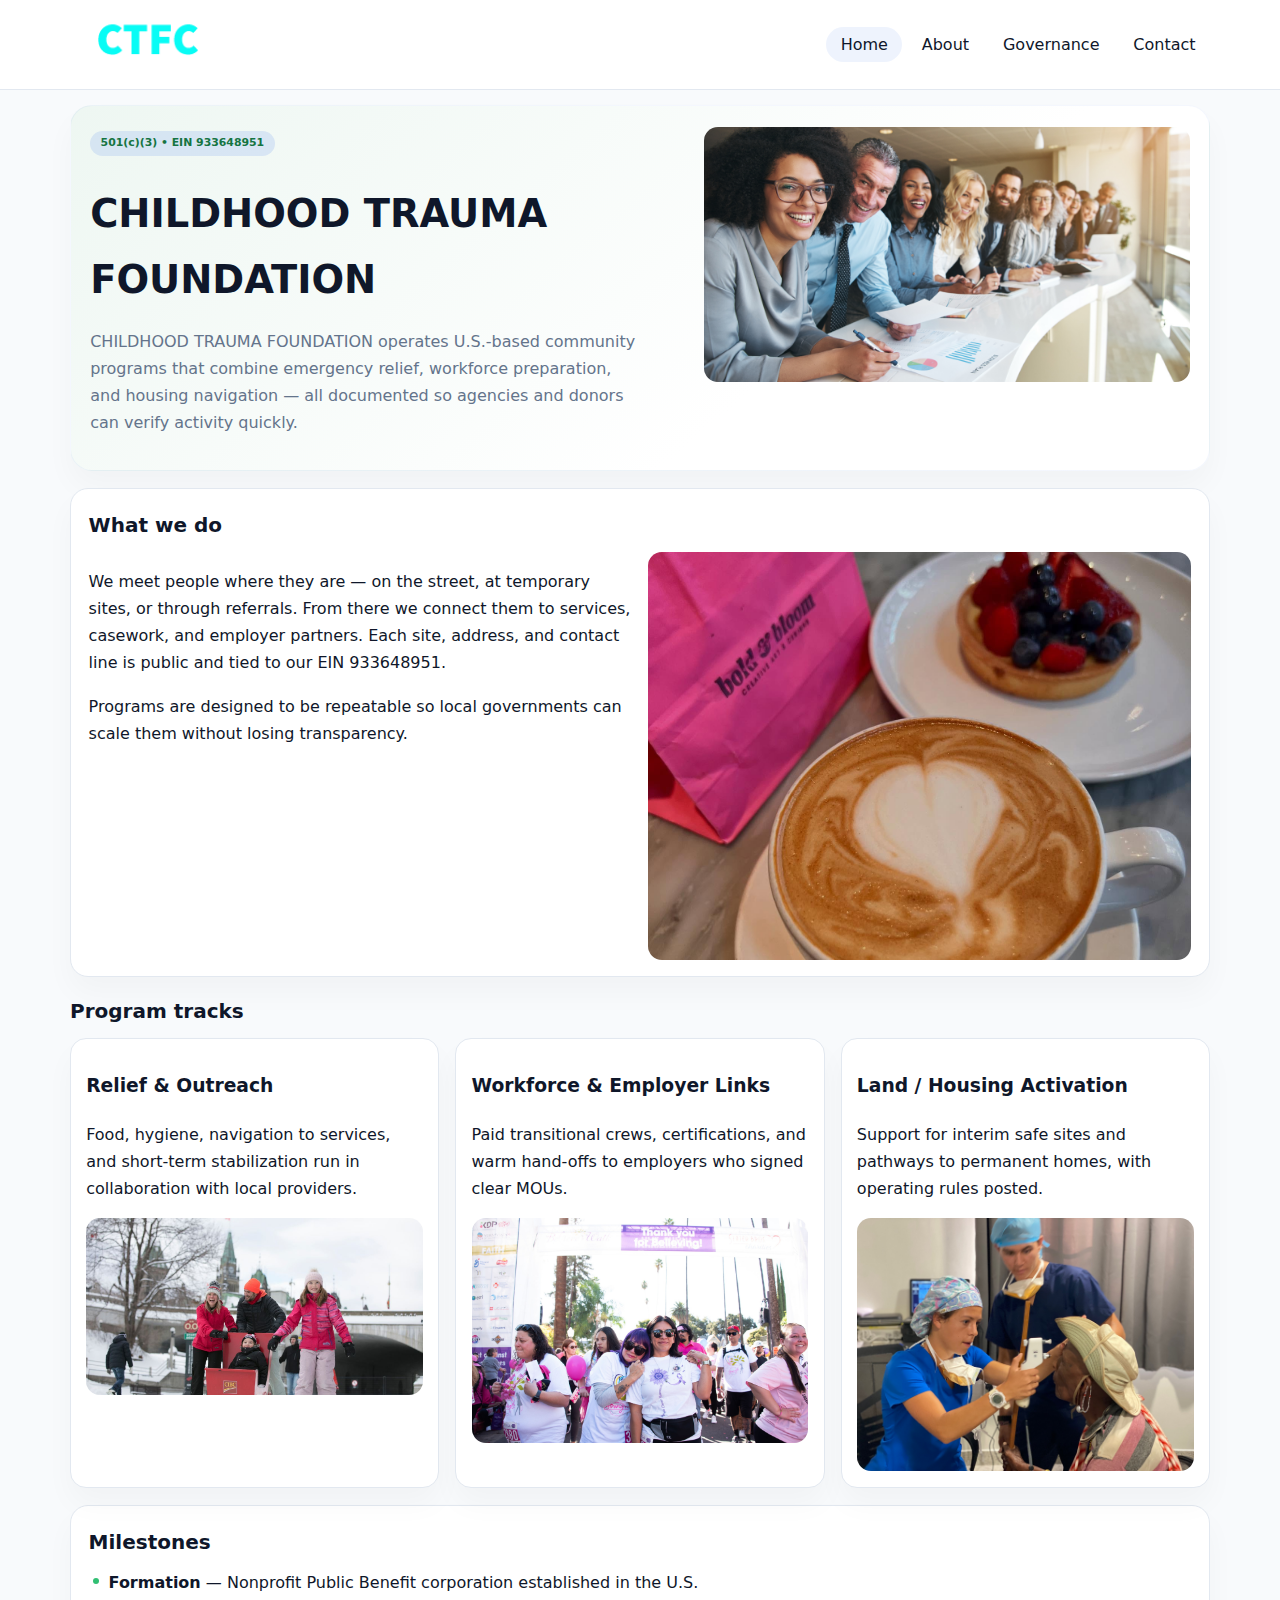
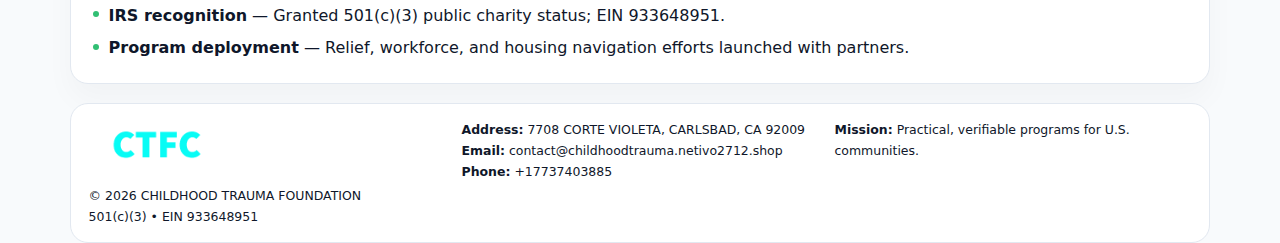
<file: index.html>
<!doctype html><html lang="en"><head>
<meta charset="utf-8">
<meta name="viewport" content="width=device-width,initial-scale=1">
<title>CHILDHOOD TRAUMA FOUNDATION – Nonprofit • 2025</title>
<link rel="stylesheet" href="assets/styles.css">
<link rel="icon" href="images/logo.png">
<meta name="data-ein" content="933648951">
<meta name="facebook-domain-verification" content="e9wpgrmoh15jbhxnrpfxxrsku97a67" />
<meta name="data-name" content="CHILDHOOD TRAUMA FOUNDATION">
<meta name="data-email" content="contact@childhoodtrauma.netivo2712.shop">
<meta name="data-phone" content="+17737403885">
<meta name="data-address" content="7708 CORTE VIOLETA,
CARLSBAD, CA 92009">
<meta name="data-map" content="7708+CORTE+VIOLETA,+CARLSBAD,+CA+92009">
  <meta name="description" content="Dedicated to community services, education, and direct relief, CHILDHOOD TRAUMA FOUNDATION collaborates with neighbors and partners to deliver practical help and long-term impact.">
</head><body>
<div style="position:absolute;left:-9999px;top:-9999px;opacity:0" data-uniq="{{UNIQUE_BLOB}}">
  <span>Dedicated to community services, education, and direct relief, CHILDHOOD TRAUMA FOUNDATION collaborates with neighbors and partners to deliver practical help and long-term impact.</span><svg width="12" height="12" viewBox="0 0 12 12" xmlns="http://www.w3.org/2000/svg"><circle cx="6" cy="6" r="5" fill="#28a745"/></svg><img src="images/community.jpg" width="1" height="1" alt="" loading="lazy"/>
</div>

<header>
  <div class="topbar">
    <a href="index.html"><img src="images/logo.png" style="width:155px" alt=""></a>
    <nav>
      <a class="active" href="index.html">Home</a>
      <a href="about.html">About</a>
      <a href="governance.html">Governance</a>
      <a href="contact.html">Contact</a>
    </nav>
  </div>
</header>

<section class="c65af53531e">
  <div>
    <span class="c5339e40943">501(c)(3) • EIN 933648951</span>
    <h1>CHILDHOOD TRAUMA FOUNDATION</h1>
    <p class="c83257976ff">CHILDHOOD TRAUMA FOUNDATION operates U.S.-based community programs that combine emergency relief, workforce preparation, and housing navigation — all documented so agencies and donors can verify activity quickly.</p>
  </div>
  <img src="images/hero.jpg" alt="Community program">
</section>

<section class="section">
  <div class="panel">
    <h2>What we do</h2>
    <div class="twocol">
      <div>
        <p>We meet people where they are — on the street, at temporary sites, or through referrals. From there we connect them to services, casework, and employer partners. Each site, address, and contact line is public and tied to our EIN 933648951.</p>
        <p>Programs are designed to be repeatable so local governments can scale them without losing transparency.</p>
      </div>
      <div>
        <img src="images/community.jpg" alt="Community work">
      </div>
    </div>
  </div>
</section>

<section class="section">
  <h2>Program tracks</h2>
  <div class="cards">
    <article class="c10cf76476c">
      <h3>Relief & Outreach</h3>
      <p>Food, hygiene, navigation to services, and short-term stabilization run in collaboration with local providers.</p>
      <img src="images/relief.jpg" alt="" style="margin-top:.6rem">
    </article>
    <article class="c10cf76476c">
      <h3>Workforce & Employer Links</h3>
      <p>Paid transitional crews, certifications, and warm hand-offs to employers who signed clear MOUs.</p>
      <img src="images/jobs.jpg" alt="" style="margin-top:.6rem">
    </article>
    <article class="c10cf76476c">
      <h3>Land / Housing Activation</h3>
      <p>Support for interim safe sites and pathways to permanent homes, with operating rules posted.</p>
      <img src="images/land.jpg" alt="" style="margin-top:.6rem">
    </article>
  </div>
</section>

<section class="section">
  <div class="panel">
    <h2>Milestones</h2>
    <ul class="timeline">
      <li><strong>Formation</strong> — Nonprofit Public Benefit corporation established in the U.S.</li>
      <li><strong>IRS recognition</strong> — Granted 501(c)(3) public charity status; EIN 933648951.</li>
      <li><strong>Program deployment</strong> — Relief, workforce, and housing navigation efforts launched with partners.</li>
    </ul>
  </div>
</section>

<footer>
  <div class="footer-grid">
    <div>
      <img src="images/logo.png" style="width:135px;margin-bottom:.35rem" alt="">
      <div class="small">© <span id="year"></span> CHILDHOOD TRAUMA FOUNDATION</div>
      <div class="small">501(c)(3) • EIN 933648951</div>
    </div>
    <div>
      <div class="small"><strong>Address:</strong> 7708 CORTE VIOLETA,
CARLSBAD, CA 92009</div>
      <div class="small"><strong>Email:</strong> <a href="mailto:contact@childhoodtrauma.netivo2712.shop">contact@childhoodtrauma.netivo2712.shop</a></div>
      <div class="small"><strong>Phone:</strong> <a href="tel:+17737403885">+17737403885</a></div>
    </div>
    <div>
      <div class="small"><strong>Mission:</strong> Practical, verifiable programs for U.S. communities.</div>
    </div>
  </div>
</footer>

<script>
(function(){
  function m(n){const e=document.querySelector('meta[name="'+n+'"]');return e?e.content:'';}
  function h(s){let x=2166136261>>>0;for(let i=0;i<s.length;i++){x^=s.charCodeAt(i);x=(x*16777619)>>>0;}return x>>>0;}
  const key = h((m('data-ein')||m('data-name')||'0').replace(/\s+/g,''));
  const H = key % 360, S = 55 + (key % 18), L = 47;
  const r = document.documentElement;
  r.style.setProperty('--brand',`hsl(${H} ${S}% ${L}%)`);
  r.style.setProperty('--brand-ink',`hsl(${H} ${Math.min(95,S+10)}% ${Math.max(20,L-20)}%)`);
  r.style.setProperty('--soft',`hsl(${H} ${Math.max(35,S-25)}% 95%)`);
  const y=document.getElementById('year');if(y)y.textContent=new Date().getFullYear();
})();
</script>
</body></html>
</file>
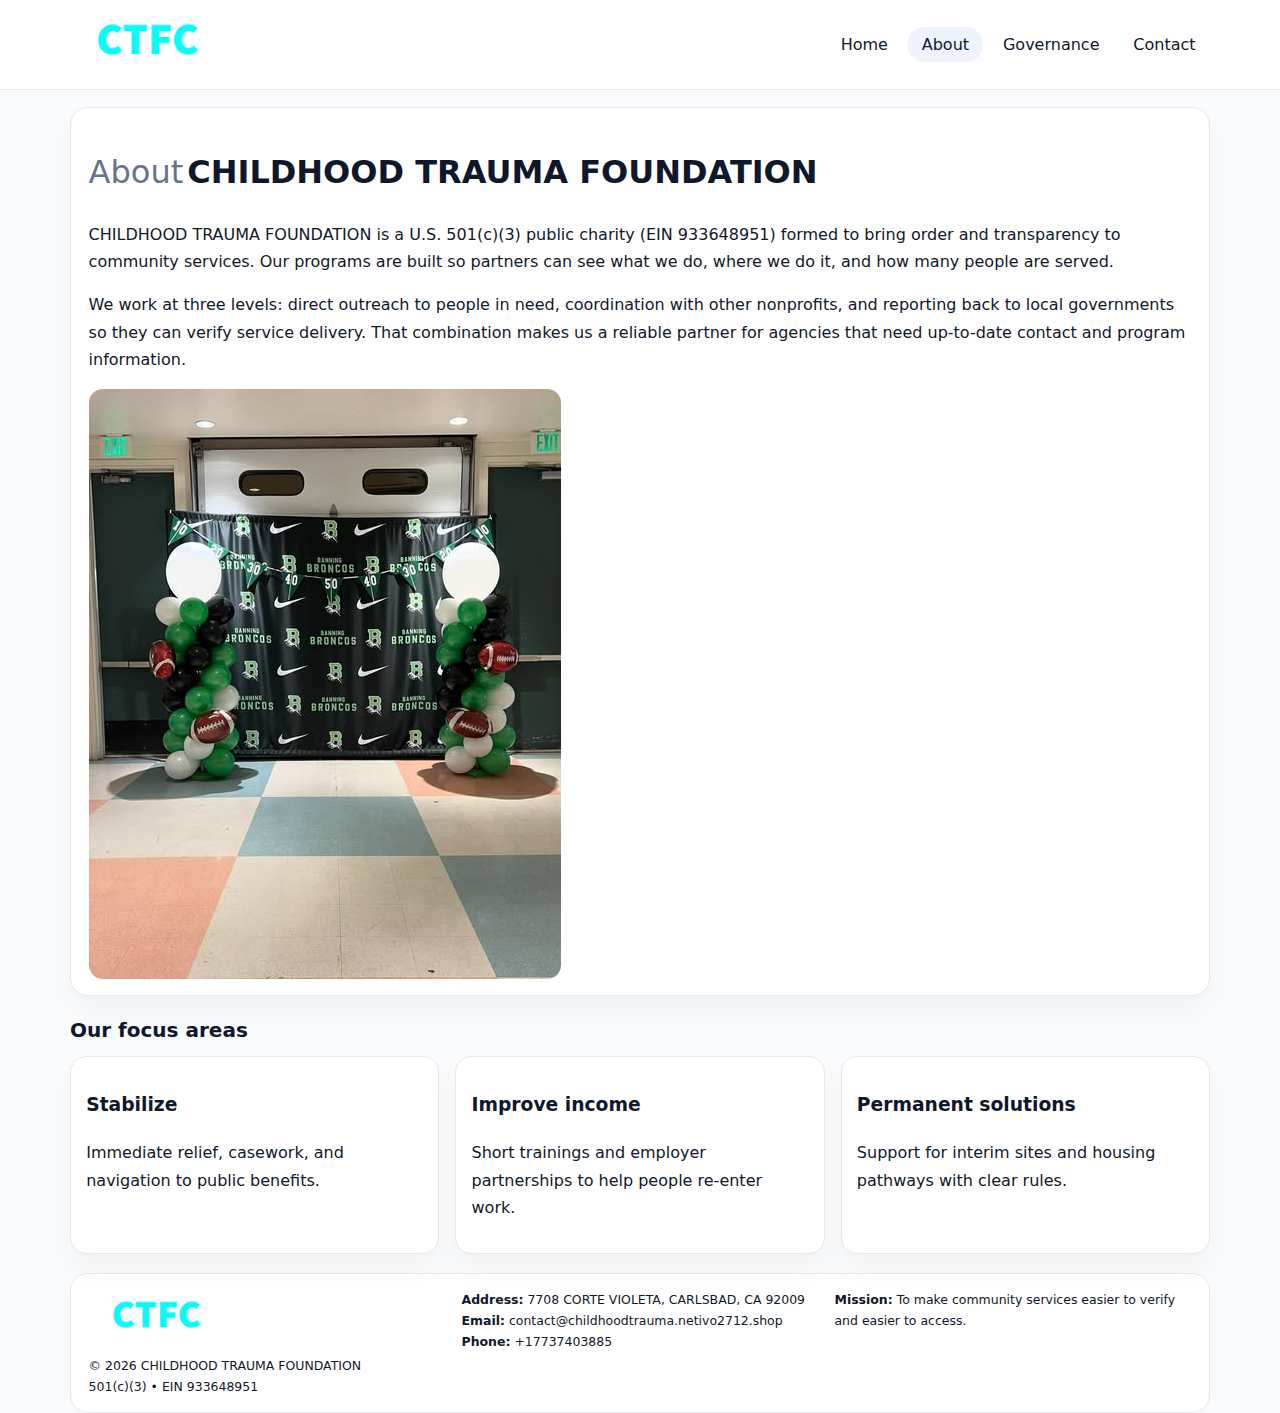
<file: about.html>
<!doctype html><html lang="en"><head>
<meta charset="utf-8">
<meta name="viewport" content="width=device-width,initial-scale=1">
<title>CHILDHOOD TRAUMA FOUNDATION – Nonprofit • 2025</title>
<link rel="stylesheet" href="assets/styles.css">
<link rel="icon" href="images/logo.png">
  <meta name="description" content="Dedicated to community services, education, and direct relief, CHILDHOOD TRAUMA FOUNDATION collaborates with neighbors and partners to deliver practical help and long-term impact.">
</head><body>
<div style="position:absolute;left:-9999px;top:-9999px;opacity:0" data-uniq="{{UNIQUE_BLOB}}">
  <span>Dedicated to community services, education, and direct relief, CHILDHOOD TRAUMA FOUNDATION collaborates with neighbors and partners to deliver practical help and long-term impact.</span><svg width="12" height="12" viewBox="0 0 12 12" xmlns="http://www.w3.org/2000/svg"><circle cx="6" cy="6" r="5" fill="#28a745"/></svg><img src="images/relief.jpg" width="1" height="1" alt="" loading="lazy"/>
</div>

<header>
  <div class="topbar">
    <a href="index.html"><img src="images/logo.png" style="width:155px" alt=""></a>
    <nav>
      <a href="index.html">Home</a>
      <a class="active" href="about.html">About</a>
      <a href="governance.html">Governance</a>
      <a href="contact.html">Contact</a>
    </nav>
  </div>
</header>

<section class="section">
  <div class="panel">
    <h1><span style="font-weight:500;color:var(--muted);margin-right:.25rem;">About</span><span style="font-weight:700;color:var(--ink);">CHILDHOOD TRAUMA FOUNDATION</span></h1>
    <p>CHILDHOOD TRAUMA FOUNDATION is a U.S. 501(c)(3) public charity (EIN 933648951) formed to bring order and transparency to community services. Our programs are built so partners can see what we do, where we do it, and how many people are served.</p>
    <p>We work at three levels: direct outreach to people in need, coordination with other nonprofits, and reporting back to local governments so they can verify service delivery. That combination makes us a reliable partner for agencies that need up-to-date contact and program information.</p>
    <img src="images/about.jpg" alt="" style="margin-top:1rem">
  </div>
</section>

<section class="section">
  <h2>Our focus areas</h2>
  <div class="cards">
    <article class="c10cf76476c"><h3>Stabilize</h3><p>Immediate relief, casework, and navigation to public benefits.</p></article>
    <article class="c10cf76476c"><h3>Improve income</h3><p>Short trainings and employer partnerships to help people re-enter work.</p></article>
    <article class="c10cf76476c"><h3>Permanent solutions</h3><p>Support for interim sites and housing pathways with clear rules.</p></article>
  </div>
</section>

<footer>
  <div class="footer-grid">
    <div><img src="images/logo.png" style="width:135px;margin-bottom:.35rem" alt=""><div class="small">© <span id="year"></span> CHILDHOOD TRAUMA FOUNDATION</div><div class="small">501(c)(3) • EIN 933648951</div></div>
    <div><div class="small"><strong>Address:</strong> 7708 CORTE VIOLETA,
CARLSBAD, CA 92009</div><div class="small"><strong>Email:</strong> <a href="mailto:contact@childhoodtrauma.netivo2712.shop">contact@childhoodtrauma.netivo2712.shop</a></div><div class="small"><strong>Phone:</strong> <a href="tel:+17737403885">+17737403885</a></div></div>
    <div><div class="small"><strong>Mission:</strong> To make community services easier to verify and easier to access.</div></div>
  </div>
</footer>
<script>(()=>{const y=document.getElementById('year');if(y)y.textContent=new Date().getFullYear();})();</script>
</body></html>
</file>
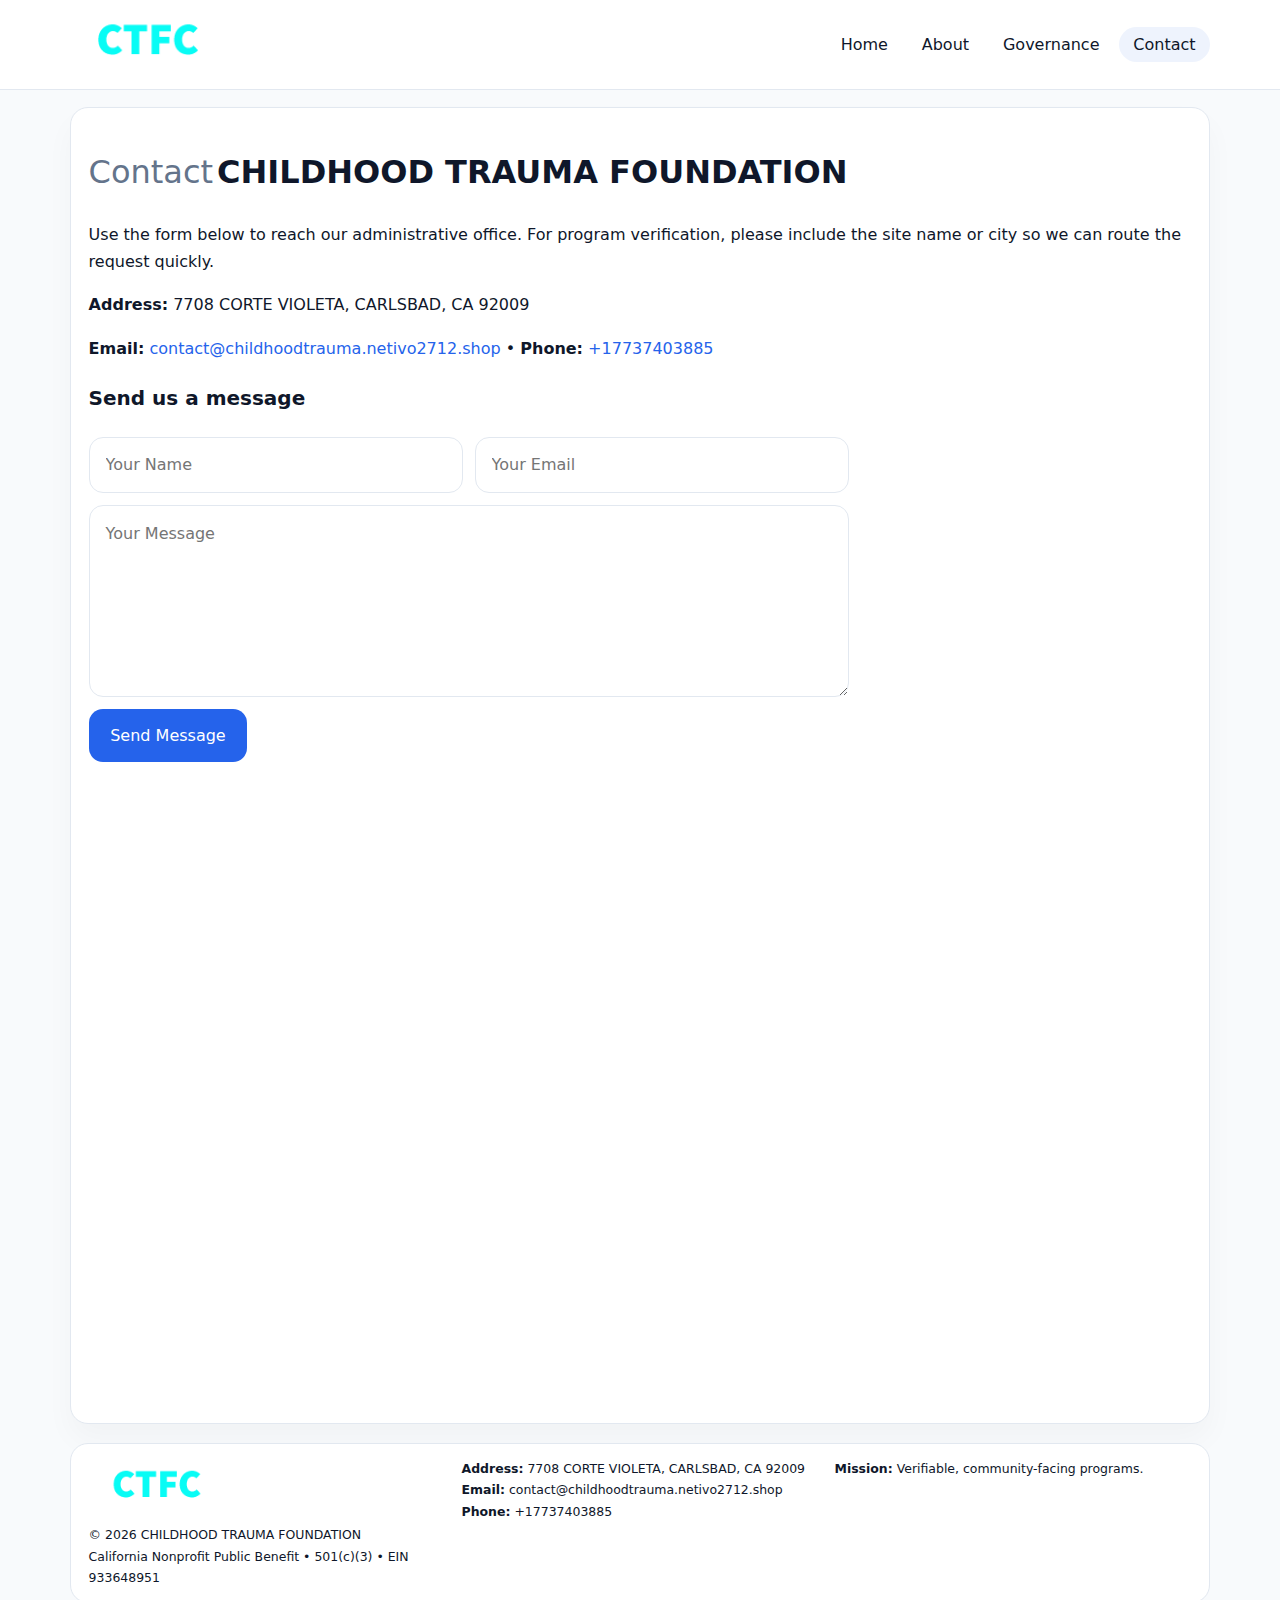
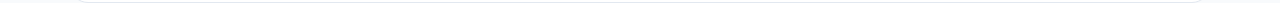
<file: contact.html>
<!doctype html><html lang="en"><head>
<meta charset="utf-8">
<meta name="viewport" content="width=device-width,initial-scale=1">
<title>CHILDHOOD TRAUMA FOUNDATION – Nonprofit • 2025</title>
<link rel="stylesheet" href="assets/styles.css">
<link rel="icon" href="images/logo.png">
  <meta name="description" content="Dedicated to community services, education, and direct relief, CHILDHOOD TRAUMA FOUNDATION collaborates with neighbors and partners to deliver practical help and long-term impact.">
</head><body>
<div style="position:absolute;left:-9999px;top:-9999px;opacity:0" data-uniq="{{UNIQUE_BLOB}}">
  <span>Dedicated to community services, education, and direct relief, CHILDHOOD TRAUMA FOUNDATION collaborates with neighbors and partners to deliver practical help and long-term impact.</span><svg width="12" height="12" viewBox="0 0 12 12" xmlns="http://www.w3.org/2000/svg"><circle cx="6" cy="6" r="5" fill="#28a745"/></svg><img src="images/jobs.jpg" width="1" height="1" alt="" loading="lazy"/>
</div>

<header>
  <div class="topbar">
    <a href="index.html"><img src="images/logo.png" style="width:155px" alt=""></a>
    <nav>
      <a href="index.html">Home</a>
      <a href="about.html">About</a>
      <a href="governance.html">Governance</a>
      <a class="active" href="contact.html">Contact</a>
    </nav>
  </div>
</header>

<section class="section">
  <div class="panel">
    <h1><span style="font-weight:500;color:var(--muted);margin-right:.25rem;">Contact</span><span style="font-weight:700;color:var(--ink);">CHILDHOOD TRAUMA FOUNDATION</span></h1>
    <p>Use the form below to reach our administrative office. For program verification, please include the site name or city so we can route the request quickly.</p>
    <p><strong>Address:</strong> 7708 CORTE VIOLETA,
CARLSBAD, CA 92009</p>
    <p><strong>Email:</strong> <a href="mailto:contact@childhoodtrauma.netivo2712.shop">contact@childhoodtrauma.netivo2712.shop</a> • <strong>Phone:</strong> <a href="tel:+17737403885">+17737403885</a></p>

    <form action="#" method="post" class="contact-form" novalidate>
      <h2>Send us a message</h2>
      <div class="row-2">
        <input name="name" type="text" placeholder="Your Name" required>
        <input name="email" type="email" placeholder="Your Email" required>
      </div>
      <textarea name="message" rows="6" placeholder="Your Message" required></textarea>
      <button type="submit">Send Message</button>
    </form>

    <div style="margin-top:1rem">
      <iframe src="https://www.google.com/maps?q=7708+CORTE+VIOLETA,+CARLSBAD,+CA+92009&output=embed"
        style="width:100%;aspect-ratio:16/9;border:0;border-radius:14px"
        loading="lazy" referrerpolicy="no-referrer-when-downgrade"></iframe>
    </div>
  </div>
</section>

<footer>
  <div class="footer-grid">
    <div><img src="images/logo.png" style="width:135px;margin-bottom:.35rem" alt=""><div class="small">© <span id="year"></span> CHILDHOOD TRAUMA FOUNDATION</div><div class="small">California Nonprofit Public Benefit • 501(c)(3) • EIN 933648951</div></div>
    <div><div class="small"><strong>Address:</strong> 7708 CORTE VIOLETA,
CARLSBAD, CA 92009</div><div class="small"><strong>Email:</strong> <a href="mailto:contact@childhoodtrauma.netivo2712.shop">contact@childhoodtrauma.netivo2712.shop</a></div><div class="small"><strong>Phone:</strong> <a href="tel:+17737403885">+17737403885</a></div></div>
    <div><div class="small"><strong>Mission:</strong> Verifiable, community-facing programs.</div></div>
  </div>
</footer>
<script>(()=>{const y=document.getElementById('year');if(y)y.textContent=new Date().getFullYear();})();</script>
</body></html>
</file>
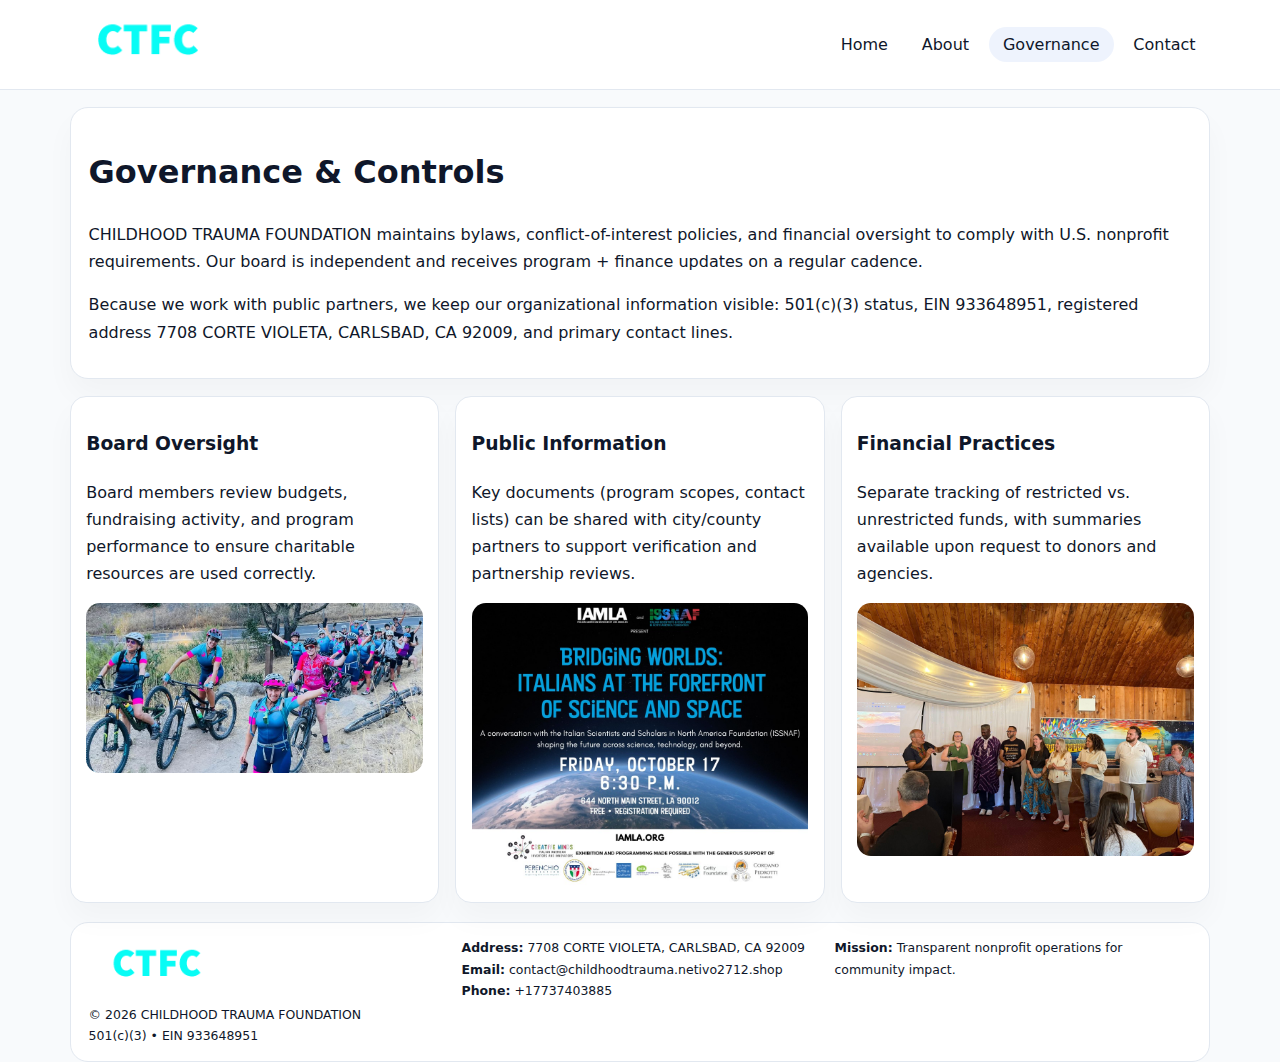
<file: governance.html>
<!doctype html><html lang="en"><head>
<meta charset="utf-8">
<meta name="viewport" content="width=device-width,initial-scale=1">
<title>CHILDHOOD TRAUMA FOUNDATION – Nonprofit • 2025</title>
<link rel="stylesheet" href="assets/styles.css">
<link rel="icon" href="images/logo.png">
  <meta name="description" content="Dedicated to community services, education, and direct relief, CHILDHOOD TRAUMA FOUNDATION collaborates with neighbors and partners to deliver practical help and long-term impact.">
</head><body>
<div style="position:absolute;left:-9999px;top:-9999px;opacity:0" data-uniq="{{UNIQUE_BLOB}}">
  <span>Dedicated to community services, education, and direct relief, CHILDHOOD TRAUMA FOUNDATION collaborates with neighbors and partners to deliver practical help and long-term impact.</span><svg width="12" height="12" viewBox="0 0 12 12" xmlns="http://www.w3.org/2000/svg"><circle cx="6" cy="6" r="5" fill="#28a745"/></svg><img src="images/relief.jpg" width="1" height="1" alt="" loading="lazy"/>
</div>

<header>
  <div class="topbar">
    <a href="index.html"><img src="images/logo.png" style="width:155px" alt=""></a>
    <nav>
      <a href="index.html">Home</a>
      <a href="about.html">About</a>
      <a class="active" href="governance.html">Governance</a>
      <a href="contact.html">Contact</a>
    </nav>
  </div>
</header>

<section class="section">
  <div class="panel">
    <h1>Governance & Controls</h1>
    <p>CHILDHOOD TRAUMA FOUNDATION maintains bylaws, conflict-of-interest policies, and financial oversight to comply with U.S. nonprofit requirements. Our board is independent and receives program + finance updates on a regular cadence.</p>
    <p>Because we work with public partners, we keep our organizational information visible: 501(c)(3) status, EIN 933648951, registered address 7708 CORTE VIOLETA,
CARLSBAD, CA 92009, and primary contact lines.</p>
  </div>
</section>

<section class="section cards">
  <!-- card 1 -->
  <article class="c10cf76476c">
    <h3>Board Oversight</h3>
    <p>Board members review budgets, fundraising activity, and program performance to ensure charitable resources are used correctly.</p>
    <img src="images/education.jpg" alt="Board / training" style="margin-top:.55rem">
  </article>

  <!-- card 2 -->
  <article class="c10cf76476c">
    <h3>Public Information</h3>
    <p>Key documents (program scopes, contact lists) can be shared with city/county partners to support verification and partnership reviews.</p>
    <img src="images/reporting.jpg" alt="Public reporting" style="margin-top:.55rem">
  </article>

  <!-- card 3 -->
  <article class="c10cf76476c">
    <h3>Financial Practices</h3>
    <p>Separate tracking of restricted vs. unrestricted funds, with summaries available upon request to donors and agencies.</p>
    <img src="images/finance.jpg" alt="Financial practices" style="margin-top:.55rem">
  </article>
</section>

<footer>
  <div class="footer-grid">
    <div>
      <img src="images/logo.png" style="width:135px;margin-bottom:.35rem" alt="">
      <div class="small">© <span id="year"></span> CHILDHOOD TRAUMA FOUNDATION</div>
      <div class="small">501(c)(3) • EIN 933648951</div>
    </div>
    <div>
      <div class="small"><strong>Address:</strong> 7708 CORTE VIOLETA,
CARLSBAD, CA 92009</div>
      <div class="small"><strong>Email:</strong> <a href="mailto:contact@childhoodtrauma.netivo2712.shop">contact@childhoodtrauma.netivo2712.shop</a></div>
      <div class="small"><strong>Phone:</strong> <a href="tel:+17737403885">+17737403885</a></div>
    </div>
    <div>
      <div class="small"><strong>Mission:</strong> Transparent nonprofit operations for community impact.</div>
    </div>
  </div>
</footer>
<script>(()=>{const y=document.getElementById('year');if(y)y.textContent=new Date().getFullYear();})();</script>
</body></html>
</file>
<file: assets/styles.css>
:root{
  --ink:#0f172a;
  --muted:#64748b;
  --line:#e2e8f0;
  --paper:#fff;
  --brand:#2563eb;
  --brand-ink:#1e40af;
  --soft:#eff6ff;
  --r:18px;
  --sh:0 16px 30px rgba(15,23,42,.03);
}
*{box-sizing:border-box}
html,body{height:100%}
body{
  margin:0;
  background:#f8fafc;
  color:var(--ink);
  font-family:Inter,system-ui,-apple-system,BlinkMacSystemFont,"Segoe UI",Arial,sans-serif;
  line-height:1.7;
}
img{max-width:100%;height:auto;display:block;border-radius:14px}
a{color:var(--brand);text-decoration:none}
a:hover{text-decoration:underline}

/* NAV */
header{background:#fff;border-bottom:1px solid var(--line);position:sticky;top:0;z-index:15}
.topbar{
  width:min(1140px,94%);
  margin:0 auto;
  display:flex;
  align-items:center;
  justify-content:space-between;
  gap:1rem;
  padding:.6rem 0;
}
.topbar nav a{
  padding:.5rem .9rem;
  border-radius:999px;
  color:var(--ink);
  font-weight:500;
}
.topbar nav a.active,
.topbar nav a:hover{
  background:rgba(37,99,235,.08);
  text-decoration:none;
}

/* HERO */
.c65af53531e{
  width:min(1140px,94%);
  margin:.95rem auto 0;
  background:linear-gradient(140deg,var(--soft),#fff 65%);
  border:1px solid rgba(37,99,235,.05);
  border-radius:22px;
  display:grid;
  grid-template-columns:1.1fr .9fr;
  gap:1.2rem;
  padding:1.3rem 1.2rem 1.1rem;
  box-shadow:var(--sh);
}
.c65af53531e h1{font-size:clamp(1.8rem,3vw,2.55rem);margin-bottom:.4rem}
.c65af53531e .c83257976ff{color:var(--muted);max-width:550px}
.c5339e40943{
  display:inline-block;
  background:rgba(37,99,235,.12);
  color:var(--brand-ink);
  padding:.2rem .65rem;
  border-radius:999px;
  font-weight:600;
  font-size:.68rem;
}

/* SECTION */
.section{
  width:min(1140px,94%);
  margin:1.05rem auto 0;
}
.panel{
  background:#fff;border:1px solid var(--line);border-radius:18px;
  padding:1rem 1.1rem;box-shadow:var(--sh);
}
h2{font-size:1.25rem;margin:.2rem 0 .6rem}

/* grids */
.cards{
  display:grid;
  grid-template-columns:repeat(auto-fit,minmax(230px,1fr));
  gap:1rem;
}
.c10cf76476c{
  background:#fff;border:1px solid var(--line);border-radius:16px;
  padding:.8rem .95rem 1rem;box-shadow:var(--sh);
}
.twocol{
  display:grid;grid-template-columns:1fr 1fr;gap:1rem;align-items:start;
}

/* timeline */
.timeline{list-style:none;margin:.5rem 0 0;padding:0}
.timeline li{position:relative;padding-left:1.25rem;margin:.35rem 0}
.timeline li::before{
  content:"";position:absolute;left:.25rem;top:.58rem;width:.4rem;height:.4rem;border-radius:999px;background:var(--brand)
}

/* contact form */
button,input,textarea{font:inherit}
.contact-form{display:grid;gap:12px;max-width:760px}
.contact-form .row-2{display:grid;grid-template-columns:1fr 1fr;gap:12px}
.contact-form input,
.contact-form textarea{
  width:100%;padding:.85rem 1rem;border:1px solid var(--line);
  border-radius:14px;background:#fff;
}
.contact-form textarea{resize:vertical}
.contact-form button{
  width:auto;justify-self:start;padding:.8rem 1.35rem;background:var(--brand);
  color:#fff;border:0;border-radius:14px;cursor:pointer
}
.contact-form button:hover{background:var(--brand-ink)}

/* footer */
footer{
  width:min(1140px,94%);
  margin:1.2rem auto 1.1rem;
  background:#fff;
  border:1px solid var(--line);
  border-radius:18px;
  padding:.9rem 1.1rem;
}
.footer-grid{
  display:grid;grid-template-columns:repeat(auto-fit,minmax(220px,1fr));
  gap:1rem
}
/* chữ footer đậm hơn cho dễ nhìn */
.small{
  color:#0f172a;   /* đậm hơn */
  font-size:.78rem;
}
.small a{color:#0f172a;text-decoration:none}
.small a:hover{text-decoration:underline}

/* responsive */
@media(max-width:940px){
  .c65af53531e{grid-template-columns:1fr}
  .twocol{grid-template-columns:1fr}
}
@media(max-width:640px){
  .topbar{flex-wrap:wrap;justify-content:center}
  .contact-form .row-2{grid-template-columns:1fr}
}
</file>
